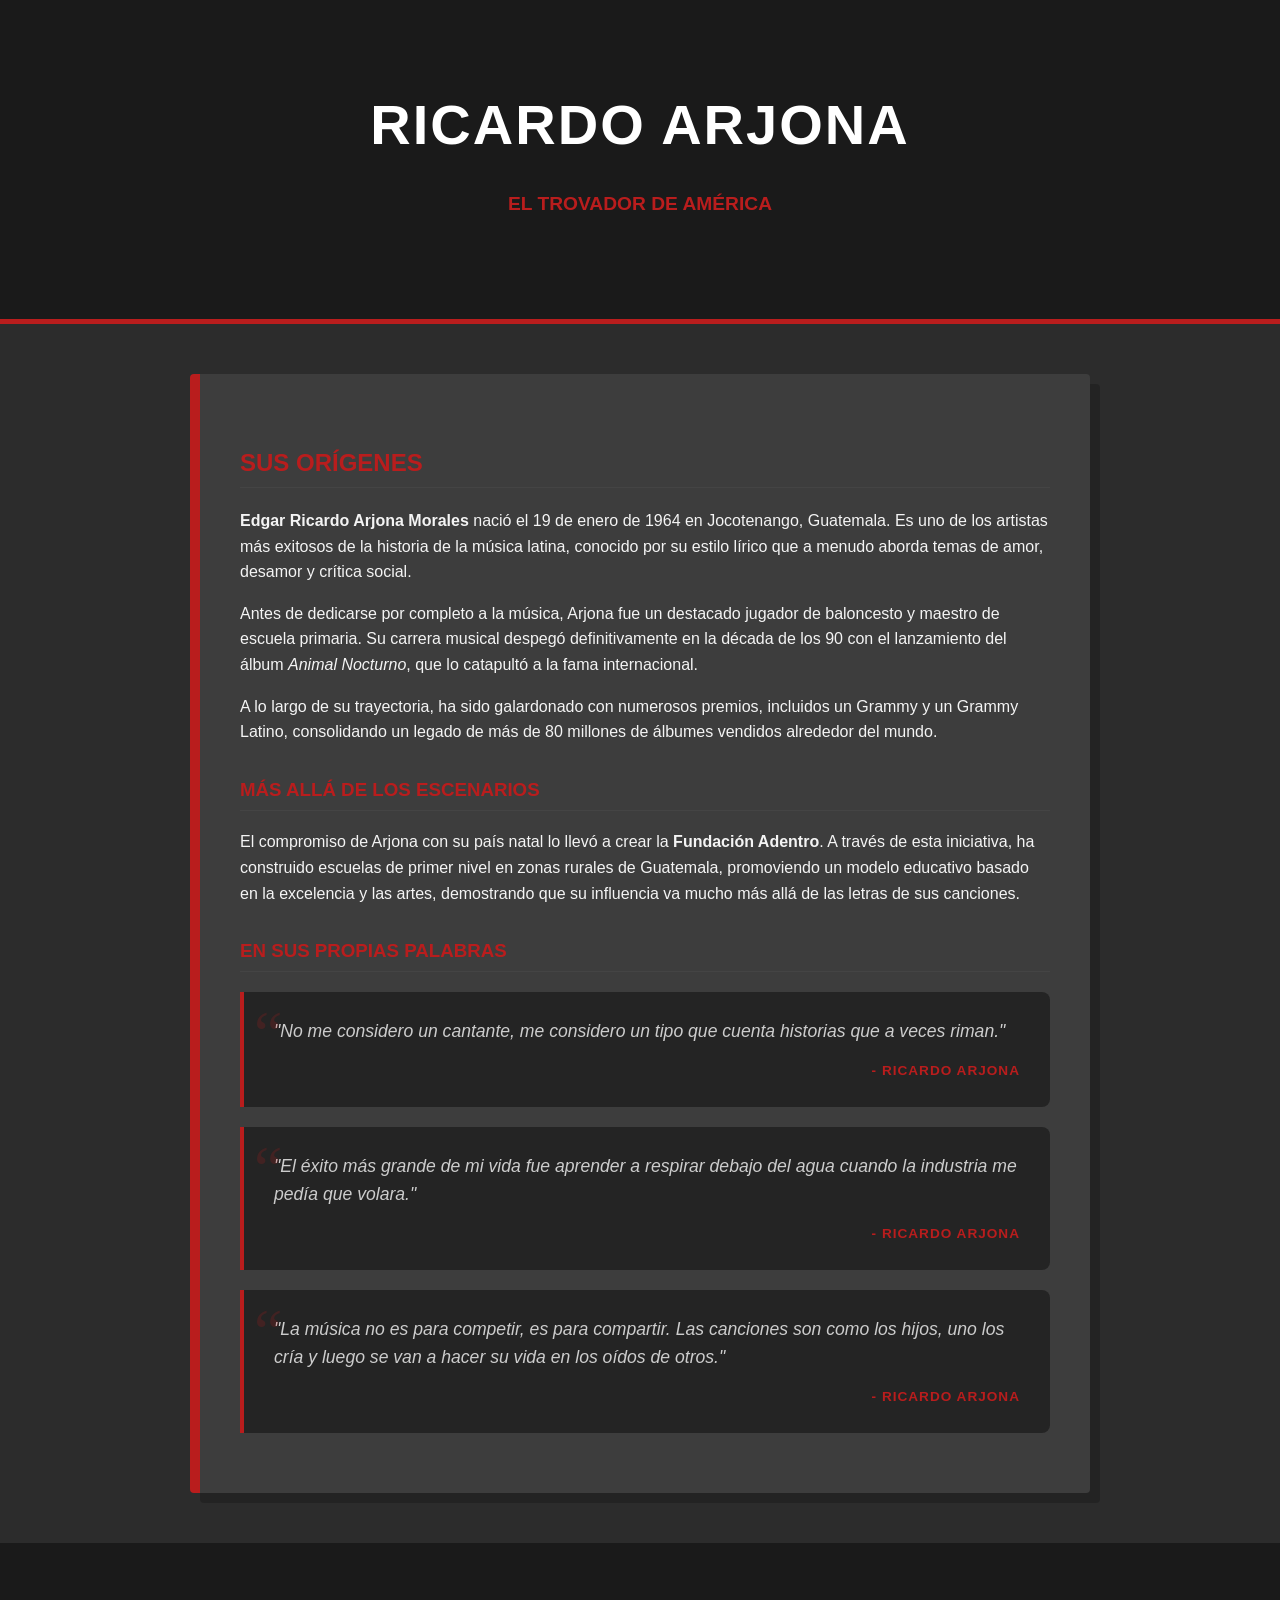
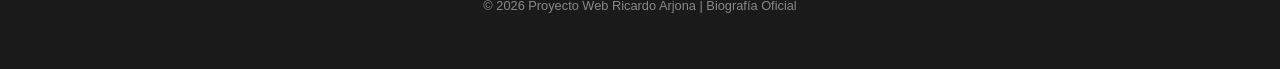
<file: biografia.html>
<!DOCTYPE html>
<html lang="es">
<head>
    <meta charset="UTF-8">
    <meta name="viewport" content="width=device-width, initial-scale=1.0">
    <title>Biografía | Ricardo Arjona</title>
    <style>
        /* =========================================
           ESTILOS MAESTROS
           ========================================= */
        body {
            font-family: 'Segoe UI', Tahoma, Geneva, Verdana, sans-serif;
            line-height: 1.6;
            margin: 0;
            padding: 0;
            background-color: #2c2c2c; 
            color: #f4f4f4; 
        }

        header {
            background-color: #1a1a1a; 
            color: #ffffff;
            padding: 80px 20px;
            text-align: center;
            border-bottom: 5px solid #b91d1d; 
        }

        header h1 {
            font-size: 3.5rem;
            letter-spacing: 2px;
            margin: 0;
            text-transform: uppercase;
        }

        header p {
            color: #b91d1d; 
            font-weight: bold;
            font-size: 1.2rem;
        }

        .container {
            max-width: 900px;
            margin: 50px auto;
            padding: 0 20px;
        }

        .bio-section {
            background-color: #3d3d3d; 
            padding: 40px;
            border-radius: 4px;
            border-left: 10px solid #b91d1d; 
            box-shadow: 10px 10px 0px rgba(0,0,0,0.2);
        }

        h2, h3 {
            color: #b91d1d; 
            text-transform: uppercase;
            margin-top: 30px;
            border-bottom: 1px solid #444;
            padding-bottom: 5px;
        }

        /* =========================================
           NUEVO DISEÑO PARA LAS CITAS
           ========================================= */
        .quote-box {
            background: #242424;
            margin: 20px 0;
            padding: 25px 30px;
            border-radius: 0 8px 8px 0;
            border-left: 4px solid #b91d1d;
            position: relative;
            transition: transform 0.3s ease;
        }

        .quote-box:hover {
            transform: translateX(10px);
            background: #1a1a1a;
        }

        .quote-box p {
            font-style: italic;
            font-size: 1.1rem;
            color: #cccccc;
            margin: 0;
        }

        /* Comillas gigantes de adorno */
        .quote-box::before {
            content: '\201C'; /* Código de comilla doble */
            font-family: Georgia, serif;
            font-size: 4rem;
            color: #b91d1d;
            position: absolute;
            top: 10px;
            left: 10px;
            opacity: 0.2;
            line-height: 1;
        }

        .quote-author {
            display: block;
            text-align: right;
            font-weight: bold;
            color: #b91d1d;
            margin-top: 15px;
            text-transform: uppercase;
            font-size: 0.85rem;
            letter-spacing: 1px;
        }

        footer {
            text-align: center;
            padding: 40px;
            font-size: 0.8rem;
            color: #888;
            background-color: #1a1a1a;
            margin-top: 50px;
        }
    </style>
</head>
<body>

    <header>
        <h1>Ricardo Arjona</h1>
        <p>EL TROVADOR DE AMÉRICA</p>
    </header>

    <main class="container">
        <article class="bio-section">
            <h2>Sus Orígenes</h2>
            <p>
                <strong>Edgar Ricardo Arjona Morales</strong> nació el 19 de enero de 1964 en Jocotenango, Guatemala. Es uno de los artistas más exitosos de la historia de la música latina, conocido por su estilo lírico que a menudo aborda temas de amor, desamor y crítica social.
            </p>
            <p>
                Antes de dedicarse por completo a la música, Arjona fue un destacado jugador de baloncesto y maestro de escuela primaria. Su carrera musical despegó definitivamente en la década de los 90 con el lanzamiento del álbum <em>Animal Nocturno</em>, que lo catapultó a la fama internacional.
            </p>
            <p>
                A lo largo de su trayectoria, ha sido galardonado con numerosos premios, incluidos un Grammy y un Grammy Latino, consolidando un legado de más de 80 millones de álbumes vendidos alrededor del mundo.
            </p>

            <!-- NUEVA SECCIÓN: LADO HUMANO -->
            <h3>Más Allá de los Escenarios</h3>
            <p>
                El compromiso de Arjona con su país natal lo llevó a crear la <strong>Fundación Adentro</strong>. A través de esta iniciativa, ha construido escuelas de primer nivel en zonas rurales de Guatemala, promoviendo un modelo educativo basado en la excelencia y las artes, demostrando que su influencia va mucho más allá de las letras de sus canciones.
            </p>

            <!-- NUEVA SECCIÓN: CITAS -->
            <h3>En Sus Propias Palabras</h3>
            
            <div class="quote-box">
                <p>"No me considero un cantante, me considero un tipo que cuenta historias que a veces riman."</p>
                <span class="quote-author">- Ricardo Arjona</span>
            </div>

            <div class="quote-box">
                <p>"El éxito más grande de mi vida fue aprender a respirar debajo del agua cuando la industria me pedía que volara."</p>
                <span class="quote-author">- Ricardo Arjona</span>
            </div>

            <div class="quote-box">
                <p>"La música no es para competir, es para compartir. Las canciones son como los hijos, uno los cría y luego se van a hacer su vida en los oídos de otros."</p>
                <span class="quote-author">- Ricardo Arjona</span>
            </div>

        </article>
    </main>

    <footer>
        <p>&copy; 2026 Proyecto Web Ricardo Arjona | Biografía Oficial</p>
    </footer>

</body>
</html>
</file>
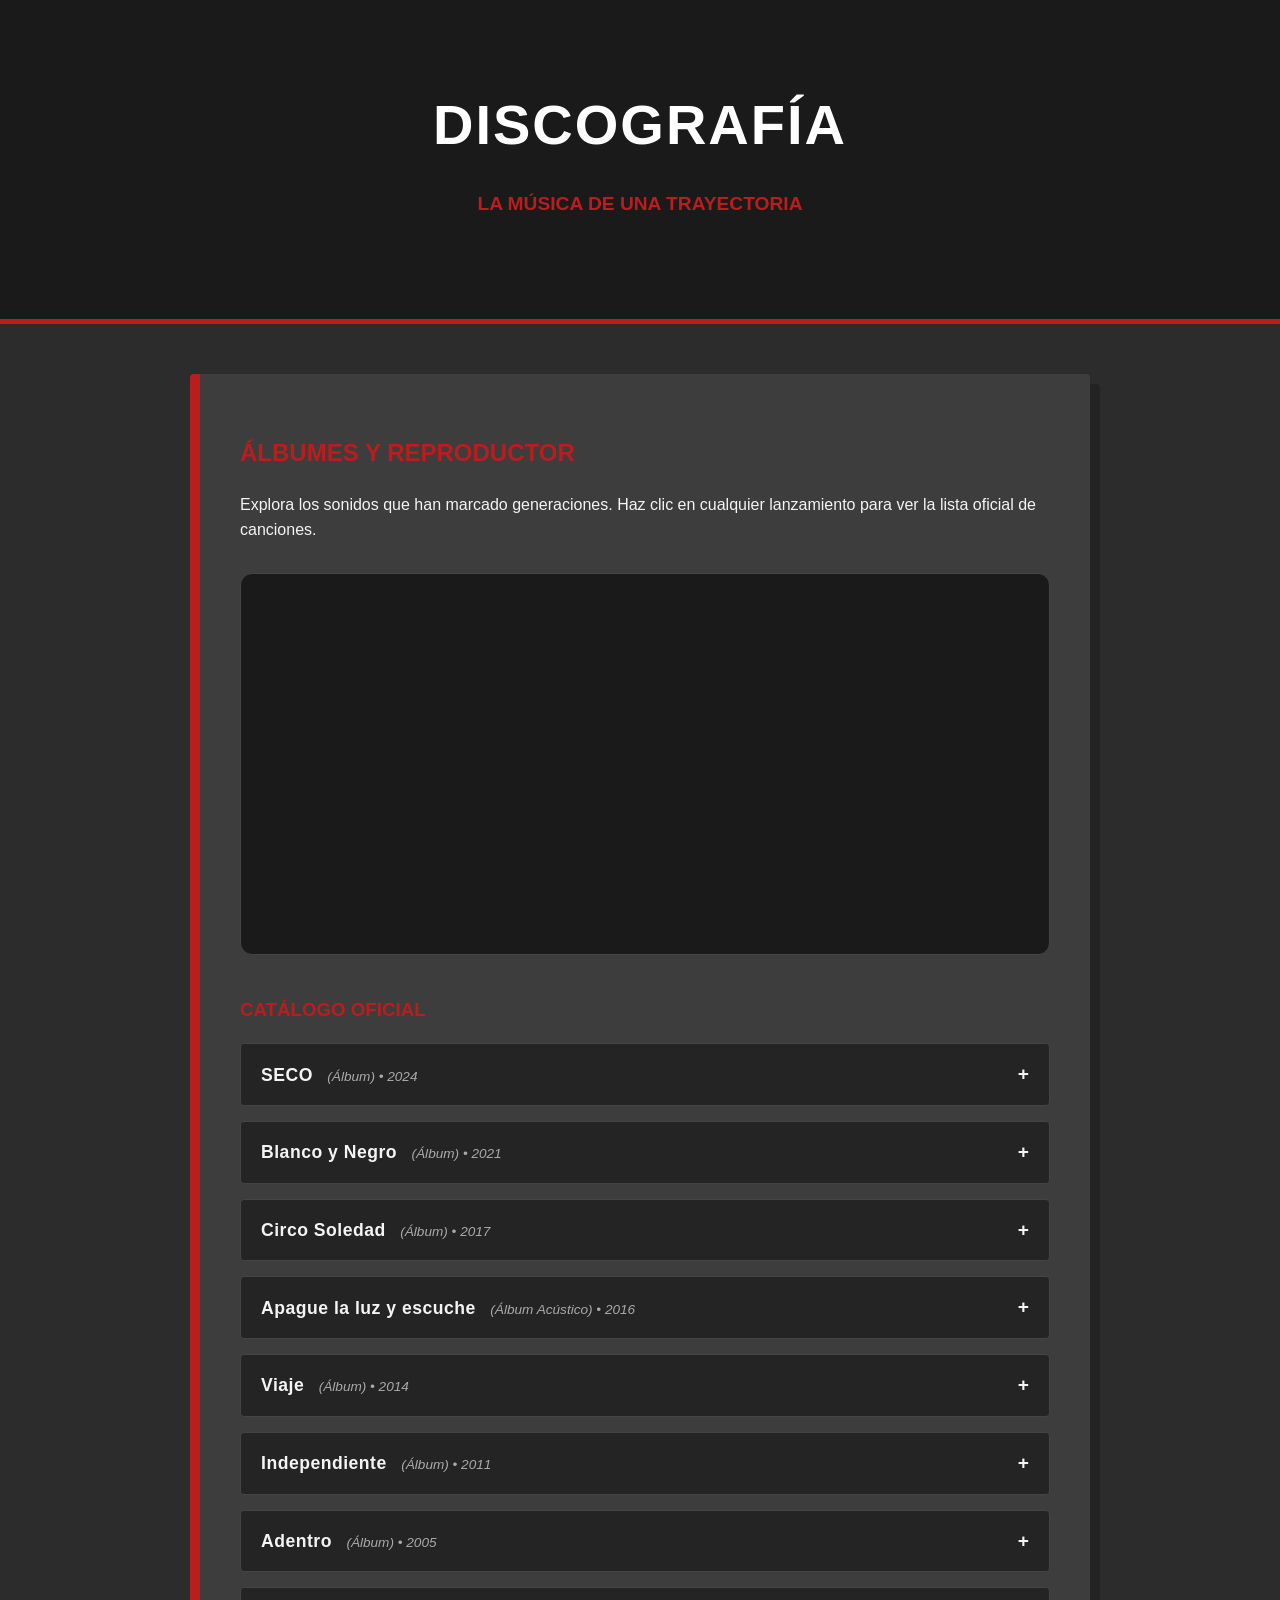
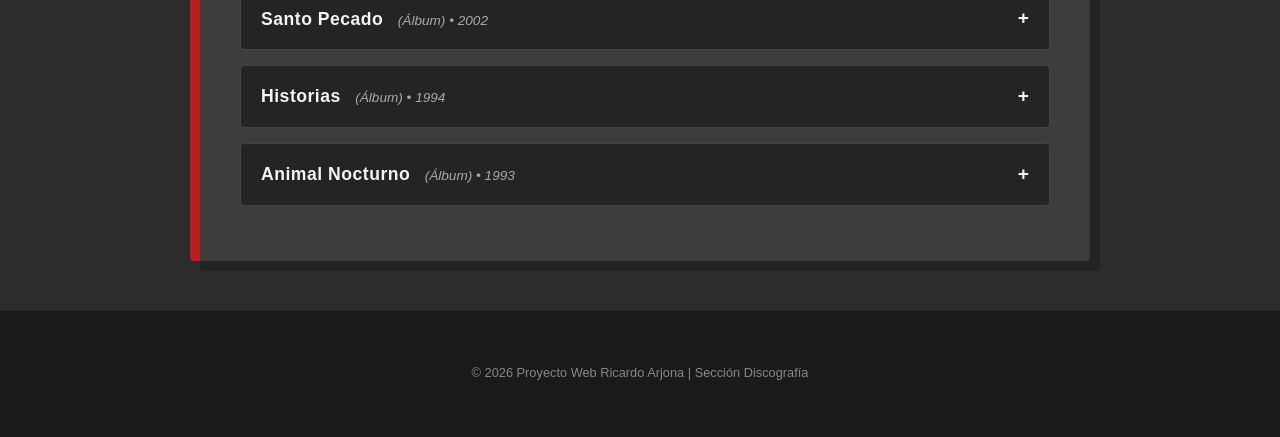
<file: discografia.html>
<!DOCTYPE html>
<html lang="es">
<head>
    <meta charset="UTF-8">
    <meta name="viewport" content="width=device-width, initial-scale=1.0">
    <title>Discografía | Ricardo Arjona</title>
    <style>
        body {
            font-family: 'Segoe UI', Tahoma, Geneva, Verdana, sans-serif;
            line-height: 1.6;
            margin: 0;
            padding: 0;
            background-color: #2c2c2c; 
            color: #f4f4f4; 
        }

        header {
            background-color: #1a1a1a; 
            color: #ffffff;
            padding: 80px 20px;
            text-align: center;
            border-bottom: 5px solid #b91d1d; 
        }

        header h1 {
            font-size: 3.5rem;
            letter-spacing: 2px;
            margin: 0;
            text-transform: uppercase;
        }

        header p {
            color: #b91d1d; 
            font-weight: bold;
            font-size: 1.2rem;
        }

        .container {
            max-width: 900px;
            margin: 50px auto;
            padding: 0 20px;
        }

        .bio-section {
            background-color: #3d3d3d; 
            padding: 40px;
            border-radius: 4px;
            border-left: 10px solid #b91d1d; 
            box-shadow: 10px 10px 0px rgba(0,0,0,0.2);
        }

        h2, h3 {
            color: #b91d1d; 
            text-transform: uppercase;
        }

        .player-container {
            margin-top: 30px;
            border: 1px solid #444;
            padding: 10px;
            background: #1a1a1a;
            border-radius: 12px;
        }

        .albums-container {
            margin-top: 40px;
        }

        .album-card {
            background: #242424;
            margin: 15px 0;
            border: 1px solid #444;
            border-radius: 4px;
            overflow: hidden;
            transition: all 0.3s ease;
        }

        .album-header {
            padding: 15px 20px;
            cursor: pointer;
            display: flex;
            justify-content: space-between;
            align-items: center;
            transition: background 0.3s ease;
        }

        .album-header:hover {
            background: #b91d1d; 
            color: #fff;
        }

        .album-info strong {
            font-size: 1.1rem;
            letter-spacing: 0.5px;
        }

        .album-meta {
            color: #aaaaaa;
            font-size: 0.85rem;
            margin-left: 10px;
            font-style: italic;
        }

        .album-header:hover .album-meta {
            color: #ffcccc; 
        }

        .toggle-icon {
            font-size: 1.2rem;
            font-weight: bold;
            transition: transform 0.3s ease;
        }

        .tracklist-container {
            display: none;
            background: #1a1a1a;
            padding: 20px;
            border-top: 1px solid #444;
        }

        .album-card.open .tracklist-container {
            display: block;
        }

        .album-card.open .toggle-icon {
            transform: rotate(45deg); 
            color: #b91d1d;
        }
        
        .album-card.open .album-header {
            border-bottom: 1px solid #444;
        }

        .tracklist-container ol {
            margin: 0;
            padding-left: 20px;
            color: #cccccc;
        }

        .tracklist-container li {
            padding: 8px 0;
            border-bottom: 1px dashed #333;
            transition: all 0.2s ease;
        }

        .tracklist-container li:last-child {
            border-bottom: none;
        }

        .tracklist-container li:hover {
            color: #ffffff;
            padding-left: 10px; 
            color: #b91d1d;
            font-weight: bold;
        }

        footer {
            text-align: center;
            padding: 40px;
            font-size: 0.8rem;
            color: #888;
            background-color: #1a1a1a;
        }
    </style>
</head>
<body>

    <header>
        <h1>Discografía</h1>
        <p>LA MÚSICA DE UNA TRAYECTORIA</p>
    </header>

    <main class="container">
        <section class="bio-section">
            <h2>Álbumes y Reproductor</h2>
            <p>Explora los sonidos que han marcado generaciones. Haz clic en cualquier lanzamiento para ver la lista oficial de canciones.</p>
            
            <div class="player-container">
                <iframe data-testid="embed-iframe" style="border-radius:12px" src="https://open.spotify.com/embed/artist/0h1zs4CTlU9D2QtgPxptUD?utm_source=generator" width="100%" height="352" frameBorder="0" allowfullscreen="" allow="autoplay; clipboard-write; encrypted-media; fullscreen; picture-in-picture" loading="lazy"></iframe>
            </div>

            <div class="albums-container">
                <h3>Catálogo Oficial</h3>

                <div class="album-card" onclick="toggleTracks(this)">
                    <div class="album-header">
                        <div class="album-info">
                            <strong>SECO</strong> <span class="album-meta">(Álbum) • 2024</span>
                        </div>
                        <span class="toggle-icon">+</span>
                    </div>
                    <div class="tracklist-container">
                        <ol>
                            <li>Despacio Que Hay Prisa</li>
                            <li>Nirvana</li>
                            <li>Todo Termina</li>
                            <li>Seco</li>
                            <li>El Que Olvida</li>
                            <li>Los Locos Cuerdos</li>
                        </ol>
                    </div>
                </div>

                <div class="album-card" onclick="toggleTracks(this)">
                    <div class="album-header">
                        <div class="album-info">
                            <strong>Blanco y Negro</strong> <span class="album-meta">(Álbum) • 2021</span>
                        </div>
                        <span class="toggle-icon">+</span>
                    </div>
                    <div class="tracklist-container">
                        <ol>
                            <li>Morir Por Vivir</li>
                            <li>El Amor Que Me Tenía</li>
                            <li>Blues de la Notoriedad</li>
                            <li>El Invisible</li>
                            <li>Hongos</li>
                            <li>Batichica</li>
                            <li>Hacer Patria</li>
                            <li>Tu Retrato</li>
                        </ol>
                    </div>
                </div>

                <div class="album-card" onclick="toggleTracks(this)">
                    <div class="album-header">
                        <div class="album-info">
                            <strong>Circo Soledad</strong> <span class="album-meta">(Álbum) • 2017</span>
                        </div>
                        <span class="toggle-icon">+</span>
                    </div>
                    <div class="tracklist-container">
                        <ol>
                            <li>Ella</li>
                            <li>El Que Olvida</li>
                            <li>Señorita</li>
                            <li>Remiendo Al Corazón</li>
                            <li>Porque Puedo</li>
                            <li>Hasta Que La Muerte Los Separe</li>
                            <li>Vivir</li>
                            <li>Circo Soledad</li>
                        </ol>
                    </div>
                </div>

                <div class="album-card" onclick="toggleTracks(this)">
                    <div class="album-header">
                        <div class="album-info">
                            <strong>Apague la luz y escuche</strong> <span class="album-meta">(Álbum Acústico) • 2016</span>
                        </div>
                        <span class="toggle-icon">+</span>
                    </div>
                    <div class="tracklist-container">
                        <ol>
                            <li>Adiós Melancolía (Acústico)</li>
                            <li>Te Acuerdas de Mí (Acústico)</li>
                            <li>Acontecimiento (Acústico)</li>
                            <li>Nada Es Como Tú</li>
                            <li>Asignatura Pendiente (Acústico)</li>
                            <li>De Vez en Mes (Acústico)</li>
                        </ol>
                    </div>
                </div>

                <div class="album-card" onclick="toggleTracks(this)">
                    <div class="album-header">
                        <div class="album-info">
                            <strong>Viaje</strong> <span class="album-meta">(Álbum) • 2014</span>
                        </div>
                        <span class="toggle-icon">+</span>
                    </div>
                    <div class="tracklist-container">
                        <ol>
                            <li>Apnea</li>
                            <li>Lo Poco Que Tengo</li>
                            <li>Cavernícolas</li>
                            <li>Nube De Luz</li>
                            <li>Viaje</li>
                            <li>Soldado Raso</li>
                            <li>Vives Para Morir</li>
                            <li>Tu Fantasma</li>
                        </ol>
                    </div>
                </div>

                <div class="album-card" onclick="toggleTracks(this)">
                    <div class="album-header">
                        <div class="album-info">
                            <strong>Independiente</strong> <span class="album-meta">(Álbum) • 2011</span>
                        </div>
                        <span class="toggle-icon">+</span>
                    </div>
                    <div class="tracklist-container">
                        <ol>
                            <li>Lo Que Está Bien Está Mal</li>
                            <li>El Amor</li>
                            <li>Te Juro</li>
                            <li>Fuiste Tú (feat. Gaby Moreno)</li>
                            <li>Te Quiero</li>
                            <li>Si Tu No Existieras</li>
                            <li>Reconciliación</li>
                            <li>Se Fue</li>
                        </ol>
                    </div>
                </div>

                <div class="album-card" onclick="toggleTracks(this)">
                    <div class="album-header">
                        <div class="album-info">
                            <strong>Adentro</strong> <span class="album-meta">(Álbum) • 2005</span>
                        </div>
                        <span class="toggle-icon">+</span>
                    </div>
                    <div class="tracklist-container">
                        <ol>
                            <li>Para Bien O Para Mal</li>
                            <li>De Vez En Mes</li>
                            <li>Pingüinos En La Cama</li>
                            <li>Iluso</li>
                            <li>Acompáñame A Estar Solo</li>
                            <li>No Me Importa Nada</li>
                            <li>Mojado (feat. Intocable)</li>
                            <li>A Ti</li>
                        </ol>
                    </div>
                </div>

                <div class="album-card" onclick="toggleTracks(this)">
                    <div class="album-header">
                        <div class="album-info">
                            <strong>Santo Pecado</strong> <span class="album-meta">(Álbum) • 2002</span>
                        </div>
                        <span class="toggle-icon">+</span>
                    </div>
                    <div class="tracklist-container">
                        <ol>
                            <li>El Problema</li>
                            <li>Dame</li>
                            <li>Quesos, Cosas, Casas</li>
                            <li>Minutos</li>
                            <li>Vivir Sin Ti Es Posible</li>
                            <li>Santo Pecado</li>
                            <li>Mujer De Lujo</li>
                            <li>Señor Juez</li>
                        </ol>
                    </div>
                </div>

                <div class="album-card" onclick="toggleTracks(this)">
                    <div class="album-header">
                        <div class="album-info">
                            <strong>Historias</strong> <span class="album-meta">(Álbum) • 1994</span>
                        </div>
                        <span class="toggle-icon">+</span>
                    </div>
                    <div class="tracklist-container">
                        <ol>
                            <li>Si Yo Fuera</li>
                            <li>Señora De Las Cuatro Décadas</li>
                            <li>Casa De Locos</li>
                            <li>Historia De Taxi</li>
                            <li>La Noche Te Trae Sorpresas</li>
                            <li>Te Conozco</li>
                            <li>Realmente No Estoy Tan Solo</li>
                        </ol>
                    </div>
                </div>

                <div class="album-card" onclick="toggleTracks(this)">
                    <div class="album-header">
                        <div class="album-info">
                            <strong>Animal Nocturno</strong> <span class="album-meta">(Álbum) • 1993</span>
                        </div>
                        <span class="toggle-icon">+</span>
                    </div>
                    <div class="tracklist-container">
                        <ol>
                            <li>Libre</li>
                            <li>Primera Vez</li>
                            <li>Mujeres</li>
                            <li>Tiempo En Una Botella</li>
                            <li>Como Olvidarte</li>
                            <li>Baila Conmigo</li>
                            <li>Animal Nocturno</li>
                            <li>Jesús, Verbo No Sustantivo</li>
                        </ol>
                    </div>
                </div>

            </div>
        </section>
    </main>

    <footer>
        <p>© 2026 Proyecto Web Ricardo Arjona | Sección Discografía</p>
    </footer>

    <script>
        function toggleTracks(elementoClickeado) {
            const estaAbierto = elementoClickeado.classList.contains('open');

            document.querySelectorAll('.album-card').forEach(card => {
                card.classList.remove('open');
            });

            if (!estaAbierto) {
                elementoClickeado.classList.add('open');
            }
        }
    </script>
</body>
</html>
</file>
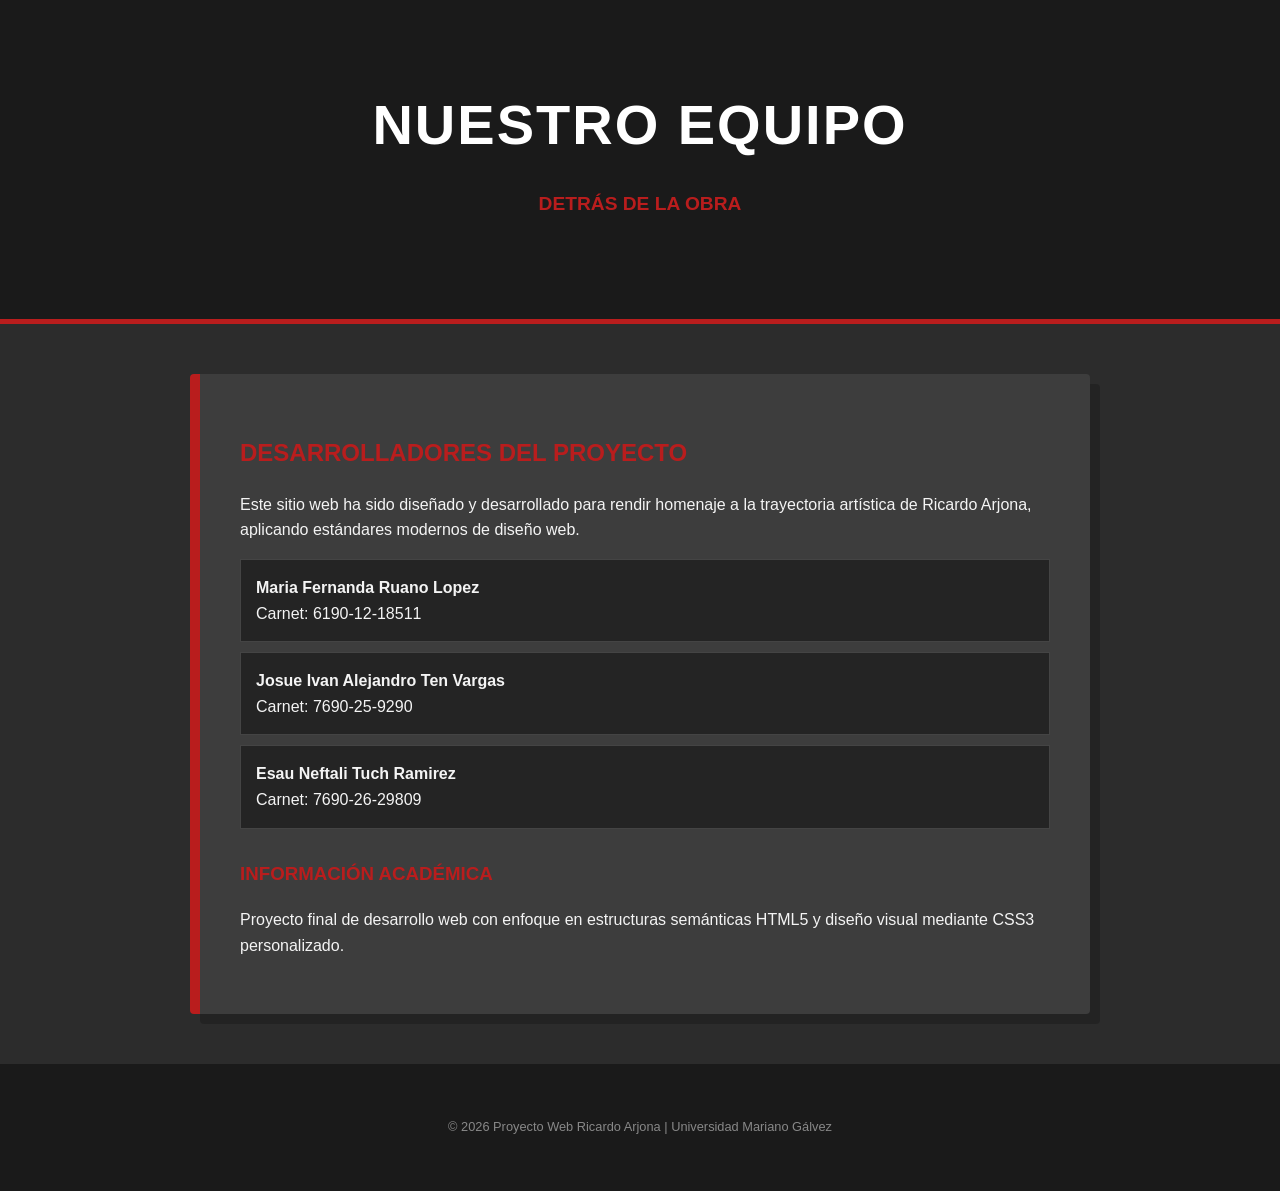
<file: equipo.html>
<!DOCTYPE html>
<html lang="es">
<head>
    <meta charset="UTF-8">
    <meta name="viewport" content="width=device-width, initial-scale=1.0">
    <title>Equipo | Ricardo Arjona Project</title>
    <style>
        /* Manteniendo el codigo CSS */
        body {
            font-family: 'Segoe UI', Tahoma, Geneva, Verdana, sans-serif;
            line-height: 1.6;
            margin: 0;
            padding: 0;
            background-color: #2c2c2c; 
            color: #f4f4f4; 
        }

        header {
            background-color: #1a1a1a; 
            color: #ffffff;
            padding: 80px 20px;
            text-align: center;
            border-bottom: 5px solid #b91d1d; 
        }

        header h1 {
            font-size: 3.5rem;
            letter-spacing: 2px;
            margin: 0;
            text-transform: uppercase;
        }

        header p {
            color: #b91d1d; 
            font-weight: bold;
            font-size: 1.2rem;
        }

        .container {
            max-width: 900px;
            margin: 50px auto;
            padding: 0 20px;
        }

        .bio-section {
            background-color: #3d3d3d; 
            padding: 40px;
            border-radius: 4px;
            border-left: 10px solid #b91d1d; 
            box-shadow: 10px 10px 0px rgba(0,0,0,0.2);
        }

        h2, h3 {
            color: #b91d1d; 
            text-transform: uppercase;
        }

        .albums ul {
            list-style: none;
            padding: 0;
        }

        .albums li {
            background: #242424;
            margin: 10px 0;
            padding: 15px;
            border: 1px solid #444;
            transition: all 0.3s ease;
        }

        .albums li:hover {
            background: #b91d1d; 
            color: #fff;
            transform: scale(1.02);
            cursor: default;
        }

        footer {
            text-align: center;
            padding: 40px;
            font-size: 0.8rem;
            color: #888;
            background-color: #1a1a1a;
        }
    </style>
</head>
<body>

    <header>
        <h1>Nuestro Equipo</h1>
        <p>DETRÁS DE LA OBRA</p>
    </header>

    <main class="container">
        <section class="bio-section">
            <h2>Desarrolladores del Proyecto</h2>
            <p>Este sitio web ha sido diseñado y desarrollado para rendir homenaje a la trayectoria artística de Ricardo Arjona, aplicando estándares modernos de diseño web.</p>
            
            <div class="albums">
                <ul>
                    <li>
                        <strong>Maria Fernanda Ruano Lopez</strong><br>
                        Carnet: 6190-12-18511
                    </li>
                    <li>
                        <strong>Josue Ivan Alejandro Ten Vargas</strong><br>
                        Carnet: 7690-25-9290
                    </li>
                    <li>
                        <strong>Esau Neftali Tuch Ramirez</strong><br>
                        Carnet: 7690-26-29809
                    </li>
                </ul>
            </div>

            <h3 style="margin-top: 30px;">Información Académica</h3>
            <p>Proyecto final de desarrollo web con enfoque en estructuras semánticas HTML5 y diseño visual mediante CSS3 personalizado.</p>
        </section>
    </main>

    <footer>
        <p>© 2026 Proyecto Web Ricardo Arjona | Universidad Mariano Gálvez</p>
    </footer>

</body>
</html>
</file>
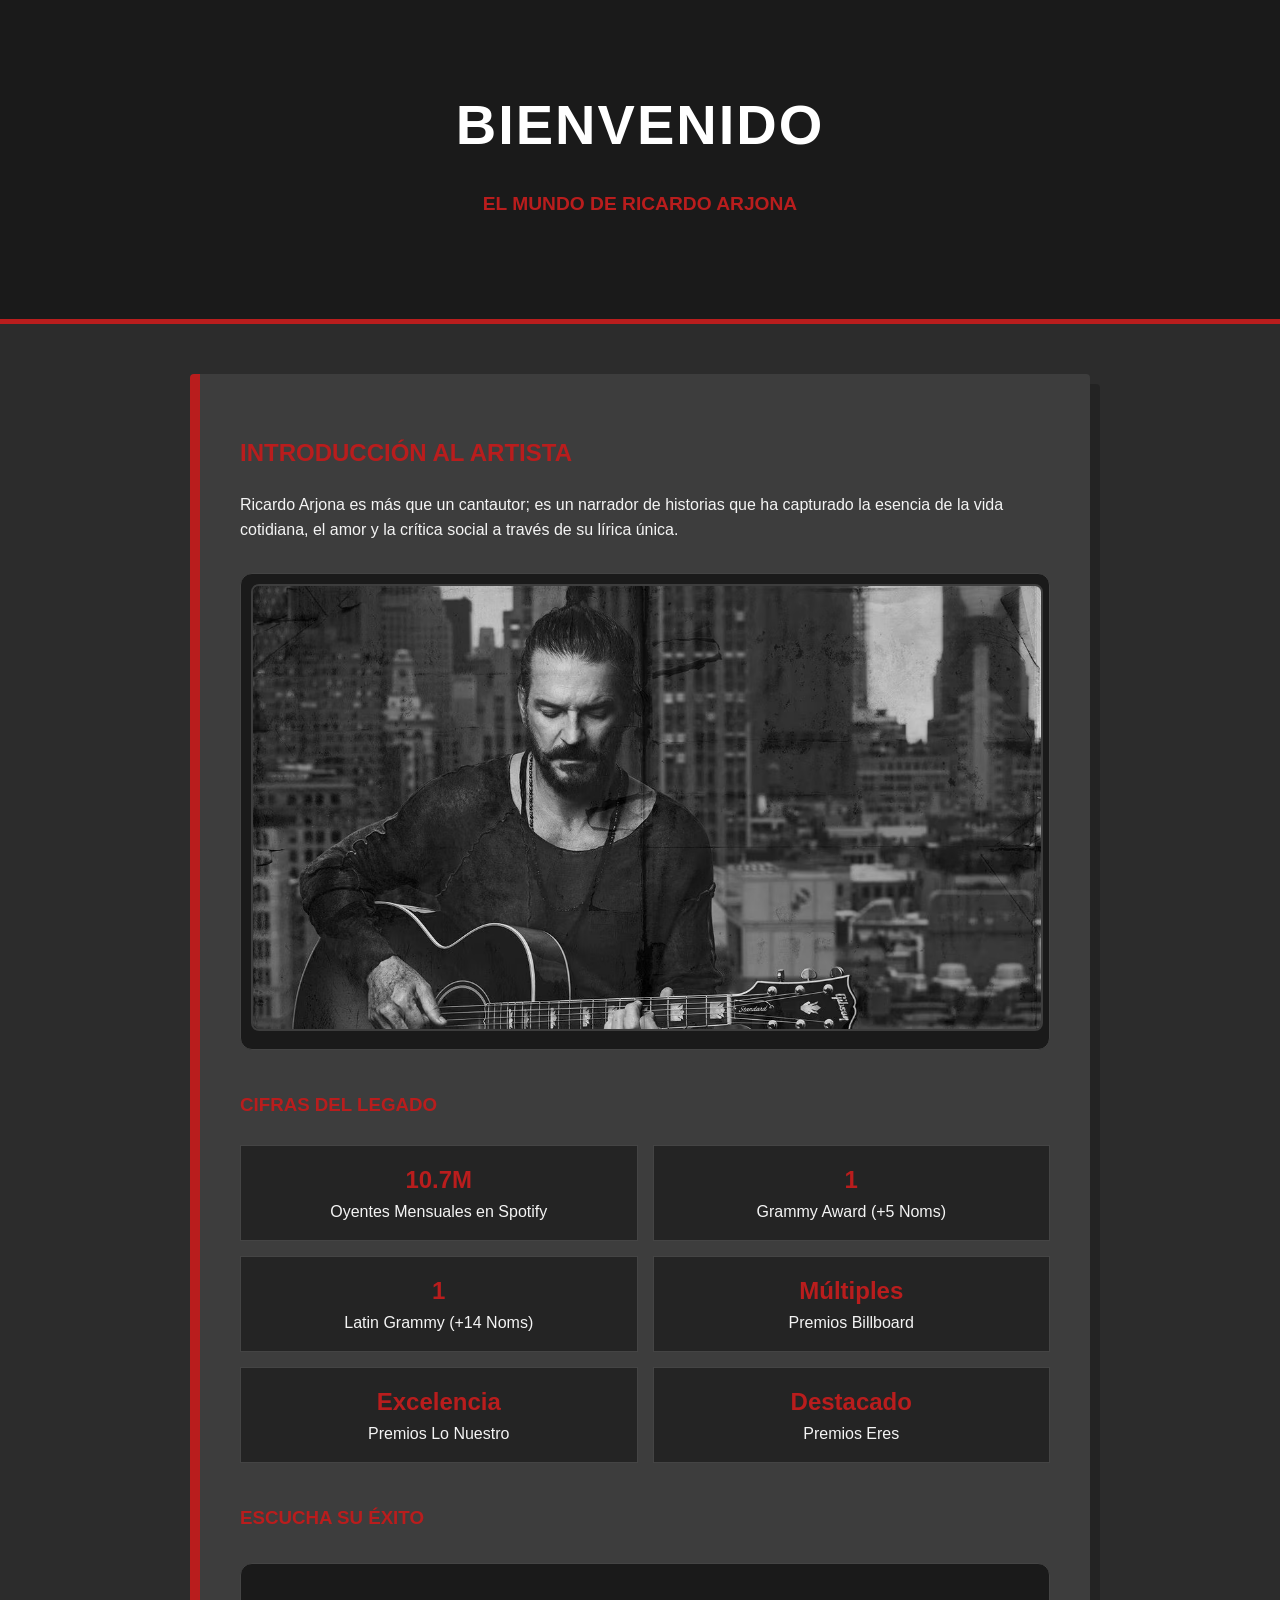
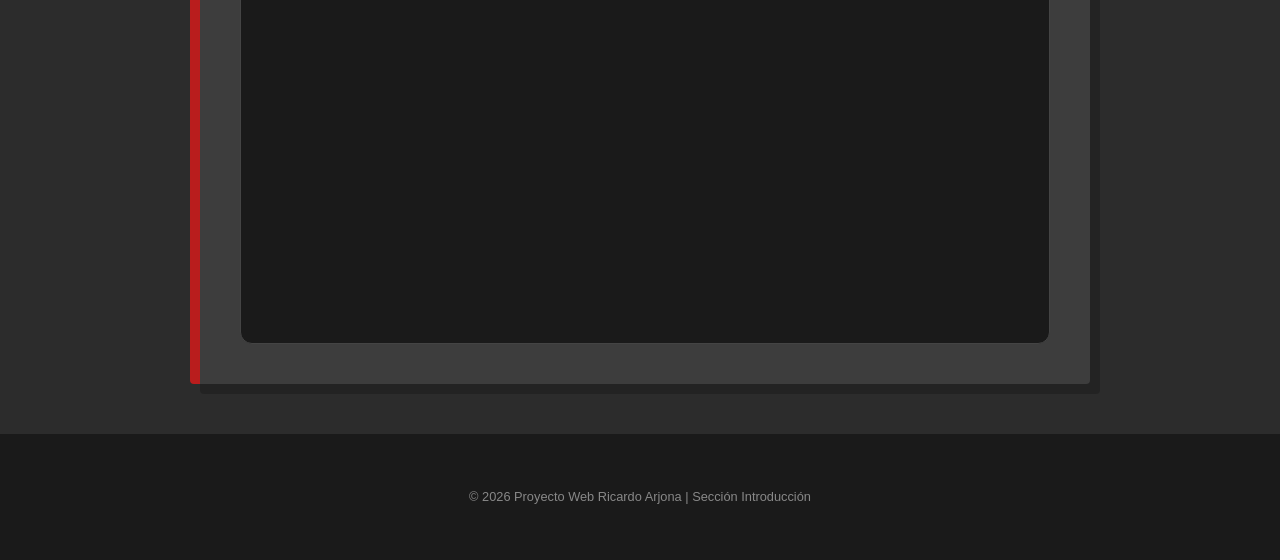
<file: introduccion.html>
<!DOCTYPE html>
<html lang="es">
<head>
    <meta charset="UTF-8">
    <meta name="viewport" content="width=device-width, initial-scale=1.0">
    <title>Introducción | Ricardo Arjona</title>
    <style>
        /* Manteniendo el codigo CSS */
        body {
            font-family: 'Segoe UI', Tahoma, Geneva, Verdana, sans-serif;
            line-height: 1.6;
            margin: 0;
            padding: 0;
            background-color: #2c2c2c; 
            color: #f4f4f4; 
        }

        header {
            background-color: #1a1a1a; 
            color: #ffffff;
            padding: 80px 20px;
            text-align: center;
            border-bottom: 5px solid #b91d1d; 
        }

        header h1 {
            font-size: 3.5rem;
            letter-spacing: 2px;
            margin: 0;
            text-transform: uppercase;
        }

        header p {
            color: #b91d1d; 
            font-weight: bold;
            font-size: 1.2rem;
        }

        .container {
            max-width: 900px;
            margin: 50px auto;
            padding: 0 20px;
        }

        .bio-section {
            background-color: #3d3d3d; 
            padding: 40px;
            border-radius: 4px;
            border-left: 10px solid #b91d1d; 
            box-shadow: 10px 10px 0px rgba(0,0,0,0.2);
        }

        h2, h3 {
            color: #b91d1d; 
            text-transform: uppercase;
        }

        /* Estilo para las tarjetas de estadisticas */
        .stats-list {
            list-style: none;
            padding: 0;
            display: grid;
            grid-template-columns: 1fr 1fr;
            gap: 15px;
            margin-top: 25px;
        }

        .stats-list li {
            background: #242424;
            padding: 15px;
            border: 1px solid #444;
            text-align: center;
            transition: all 0.3s ease;
        }

        .stats-list li:hover {
            background: #b91d1d; 
            color: #fff;
            transform: scale(1.02);
        }

        .stats-list strong {
            display: block;
            font-size: 1.5rem;
            color: #b91d1d;
        }

        .stats-list li:hover strong {
            color: #fff;
        }

        /* Contenedor para la foto similar al player */
        .image-container {
            margin-top: 30px;
            border: 1px solid #444;
            padding: 10px;
            background: #1a1a1a;
            border-radius: 12px;
            text-align: center;
        }

        .image-container img {
            max-width: 100%;
            border-radius: 8px;
            border: 2px solid #3d3d3d;
        }

        footer {
            text-align: center;
            padding: 40px;
            font-size: 0.8rem;
            color: #888;
            background-color: #1a1a1a;
        }
    </style>
</head>
<body>

    <header>
        <h1>Bienvenido</h1>
        <p>EL MUNDO DE RICARDO ARJONA</p>
    </header>

    <main class="container">
        <section class="bio-section">
            <h2>Introducción al Artista</h2>
            <p>Ricardo Arjona es más que un cantautor; es un narrador de historias que ha capturado la esencia de la vida cotidiana, el amor y la crítica social a través de su lírica única.</p>
            
            <div class="image-container">
                <img src="arjona-intro.png" alt="Ricardo Arjona">
            </div>

            <div style="margin-top: 40px;">
                <h3>Cifras del Legado</h3>
                <ul class="stats-list">
                    <li>
                        <strong>10.7M</strong>
                        Oyentes Mensuales en Spotify
                    </li>
                    <li>
                        <strong>1</strong>
                        Grammy Award (+5 Noms)
                    </li>
                    <li>
                        <strong>1</strong>
                        Latin Grammy (+14 Noms)
                    </li>
                    <li>
                        <strong>Múltiples</strong>
                        Premios Billboard
                    </li>
                    <li>
                        <strong>Excelencia</strong>
                        Premios Lo Nuestro
                    </li>
                    <li>
                        <strong>Destacado</strong>
                        Premios Eres
                    </li>
                </ul>
            </div>

            <div style="margin-top: 40px;">
                <h3>Escucha su Éxito</h3>
                <div class="image-container" style="background: #1a1a1a;">
                    <iframe data-testid="embed-iframe" style="border-radius:12px" src="https://open.spotify.com/embed/track/7J6IYudWsxHy3stN5aMKSN?utm_source=generator&theme=0" width="100%" height="352" frameBorder="0" allowfullscreen="" allow="autoplay; clipboard-write; encrypted-media; fullscreen; picture-in-picture" loading="lazy"></iframe>
                </div>
            </div>
        </section>
    </main>

    <footer>
        <p>&copy; 2026 Proyecto Web Ricardo Arjona | Sección Introducción</p>
    </footer>

</body>
</html>
</file>
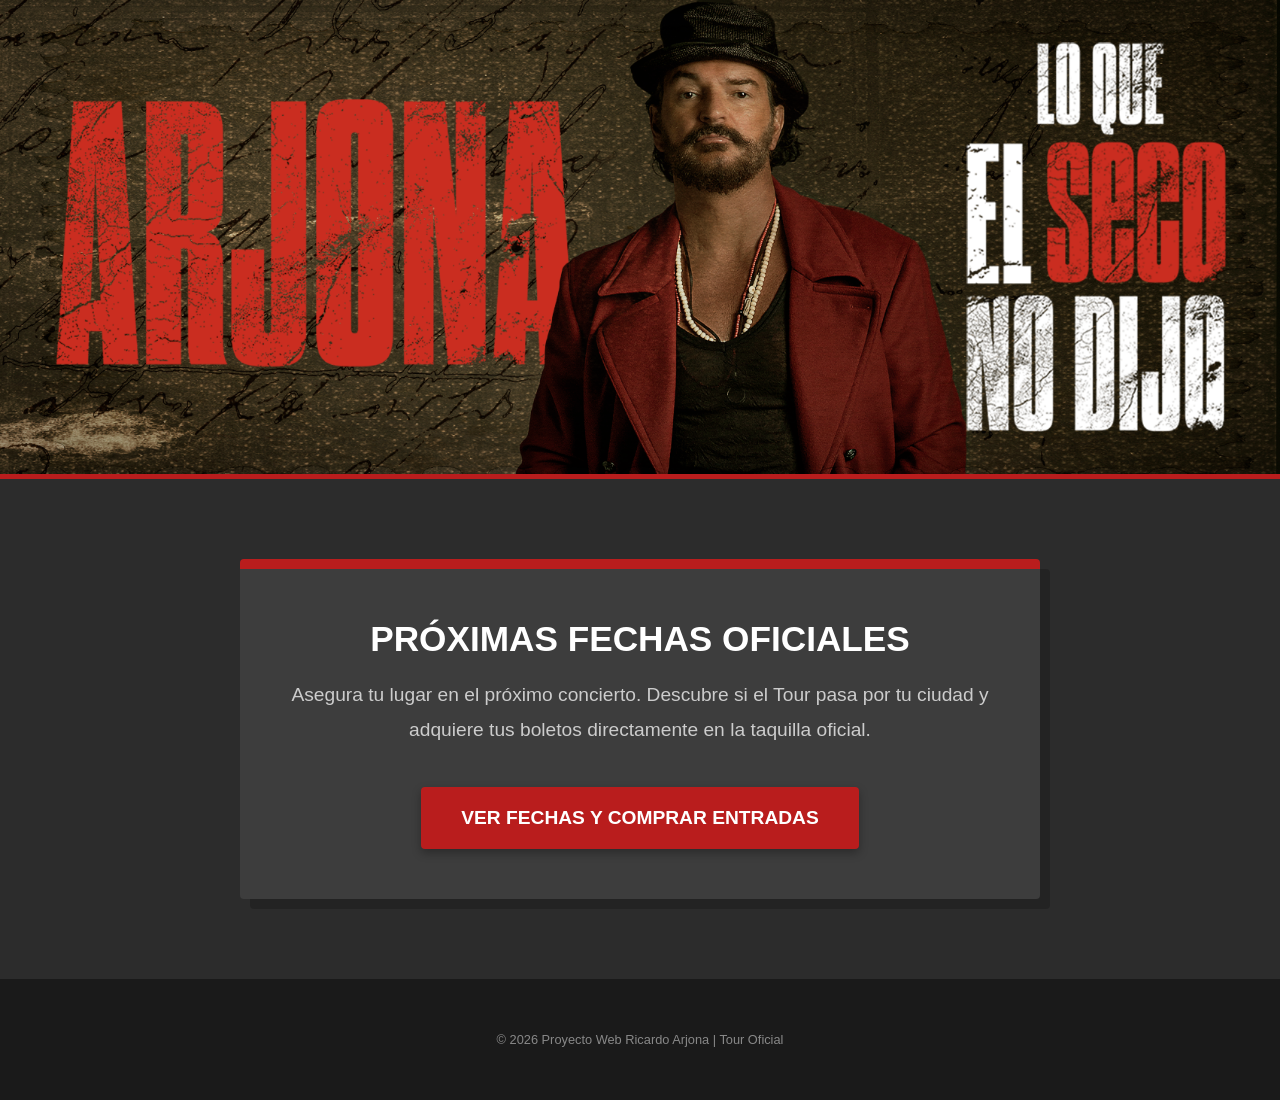
<file: tour.html>
<!DOCTYPE html>
<html lang="es">
<head>
    <meta charset="UTF-8">
    <meta name="viewport" content="width=device-width, initial-scale=1.0">
    <title>Tour | Ricardo Arjona</title>
    <style>
        body {
            font-family: 'Segoe UI', Tahoma, Geneva, Verdana, sans-serif;
            margin: 0;
            padding: 0;
            background-color: #2c2c2c; 
            color: #f4f4f4; 
        }

        /* FOTO DE CABECERA (Sin recortes) */
        .tour-header-img {
            width: 100%;
            height: auto; 
            display: block; 
            border-bottom: 5px solid #b91d1d;
        }

        .container {
            max-width: 800px;
            margin: 60px auto;
            padding: 20px;
            text-align: center; /* Centramos el texto para este nuevo diseño */
        }

        .tour-info-box {
            background-color: #3d3d3d;
            padding: 50px 30px;
            border-radius: 4px;
            border-top: 10px solid #b91d1d;
            box-shadow: 10px 10px 0px rgba(0,0,0,0.2);
        }

        .tour-info-box h2 {
            color: #ffffff;
            text-transform: uppercase;
            font-size: 2.2rem;
            margin-top: 0;
            margin-bottom: 15px;
        }

        .tour-info-box p {
            font-size: 1.2rem;
            color: #cccccc;
            margin-bottom: 40px;
            line-height: 1.8;
        }

        .btn-container {
            margin-top: 20px;
        }

        .btn-comprar {
            background-color: #b91d1d;
            color: white;
            padding: 20px 40px;
            text-decoration: none;
            font-weight: bold;
            font-size: 1.2rem;
            text-transform: uppercase;
            border-radius: 4px;
            transition: all 0.3s ease;
            display: inline-block;
            box-shadow: 0 4px 10px rgba(0,0,0,0.3);
        }

        .btn-comprar:hover {
            background-color: #e62424;
            transform: scale(1.05);
            box-shadow: 0 6px 15px rgba(185, 29, 29, 0.5);
        }

        footer {
            text-align: center;
            padding: 40px;
            font-size: 0.8rem;
            color: #888;
            background-color: #1a1a1a;
            margin-top: 50px;
        }
    </style>
</head>
<body>

    <!-- Imagen superior con altura automática para evitar cortes -->
    <img src="RICARDO-ARJONA-TOUR.png" alt="Ricardo Arjona - Tour" class="tour-header-img">

    <main class="container">
        <div class="tour-info-box">
            <h2>Próximas Fechas Oficiales</h2>
            <p>Asegura tu lugar en el próximo concierto. Descubre si el Tour pasa por tu ciudad y adquiere tus boletos directamente en la taquilla oficial.</p>

            <div class="btn-container">
                <a href="https://ricardoarjona.com/tour/" target="_blank" class="btn-comprar">Ver Fechas y Comprar Entradas</a>
            </div>
        </div>
    </main>

    <footer>
        <p>&copy; 2026 Proyecto Web Ricardo Arjona | Tour Oficial</p>
    </footer>

</body>
</html>
</file>
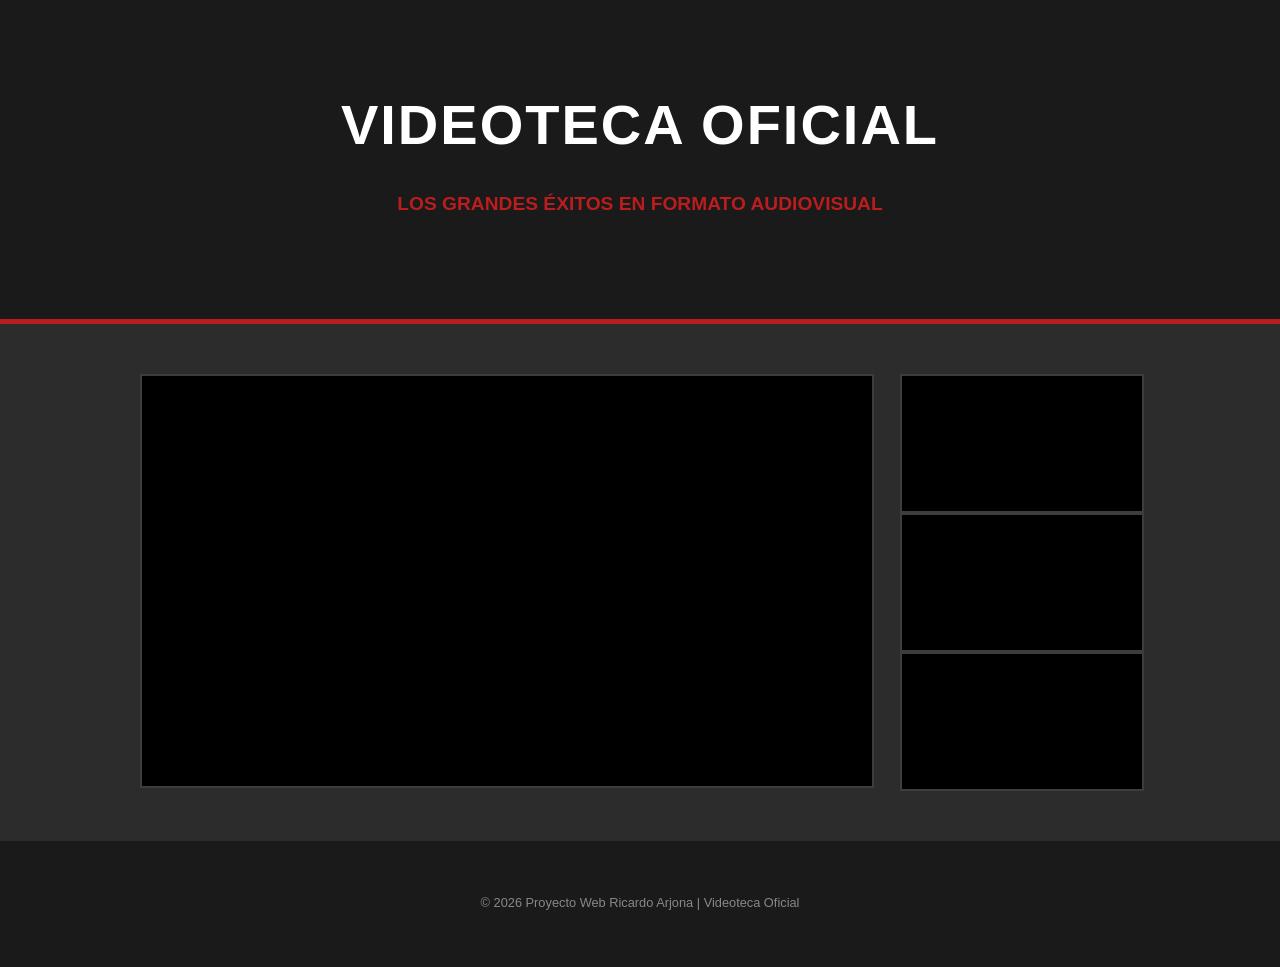
<file: videos.html>
<!DOCTYPE html>
<html lang="es">
<head>
    <meta charset="UTF-8">
    <meta name="viewport" content="width=device-width, initial-scale=1.0">
    <title>Videoteca | Ricardo Arjona</title>
    <style>
        /* =========================================
           ESTILOS MAESTROS
           ========================================= */
        body {
            font-family: 'Segoe UI', Tahoma, Geneva, Verdana, sans-serif;
            line-height: 1.6;
            margin: 0;
            padding: 0;
            background-color: #2c2c2c; 
            color: #f4f4f4; 
        }

        header {
            background-color: #1a1a1a; 
            color: #ffffff;
            padding: 80px 20px;
            text-align: center;
            border-bottom: 5px solid #b91d1d; 
        }

        header h1 {
            font-size: 3.5rem;
            letter-spacing: 2px;
            margin: 0;
            text-transform: uppercase;
        }

        header p {
            color: #b91d1d; 
            font-weight: bold;
            font-size: 1.2rem;
        }

        .container {
            max-width: 1000px; 
            margin: 50px auto;
            padding: 0 20px;
        }

        /* =========================================
           GRID DE VIDEOS
           ========================================= */
        .contenedor-videoteca {
            display: grid;
            grid-template-columns: 73% 24%; 
            justify-content: space-between;
        }

        .video-box {
            position: relative;
            width: 100%;
            aspect-ratio: 16 / 9; 
            background-color: #000;
            border: 2px solid #3d3d3d;
            transition: all 0.3s ease;
        }

        /* Efecto hover general */
        .video-box:hover {
            border-color: #b91d1d;
            transform: scale(1.01);
            box-shadow: 0 5px 15px rgba(185, 29, 29, 0.3);
            z-index: 2;
        }

        .video-box iframe {
            position: absolute;
            top: 0;
            left: 0;
            width: 100%;
            height: 100%;
        }

        .columna-derecha {
            display: flex;
            flex-direction: column;
            justify-content: space-between; 
            height: 100%; 
        }

        /* =========================================
           NUEVO: CAPA INVISIBLE PARA CLICS
           ========================================= */
        .capa-clic {
            position: absolute;
            top: 0;
            left: 0;
            width: 100%;
            height: 100%;
            z-index: 10; /* Se pone por encima del iframe */
            cursor: pointer; /* Cambia el mouse a una manita para indicar que es un botón */
            background-color: rgba(0, 0, 0, 0); /* Totalmente transparente */
            transition: background-color 0.3s;
        }

        /* Oscurecemos un poquito el video pequeño al pasar el mouse para que invite a hacer clic */
        .video-box:hover .capa-clic {
            background-color: rgba(0, 0, 0, 0.2);
        }

        @media (max-width: 800px) {
            .contenedor-videoteca {
                grid-template-columns: 1fr;
                gap: 20px;
            }
            .columna-derecha {
                gap: 20px;
            }
        }

        footer {
            text-align: center;
            padding: 40px;
            font-size: 0.8rem;
            color: #888;
            background-color: #1a1a1a;
            margin-top: 50px;
        }
    </style>
</head>
<body>

    <header>
        <h1>Videoteca Oficial</h1>
        <p>LOS GRANDES ÉXITOS EN FORMATO AUDIOVISUAL</p>
    </header>

    <main class="container">
        <div class="contenedor-videoteca">
            
            <div class="video-box">
                <iframe id="videoPrincipal" src="https://www.youtube.com/embed/Eecg_IkYwWg?si=p-TYe-XKh1vG6T7-" title="YouTube video player" frameborder="0" allow="accelerometer; autoplay; clipboard-write; encrypted-media; gyroscope; picture-in-picture; web-share" referrerpolicy="strict-origin-when-cross-origin" allowfullscreen></iframe>
            </div>

            <div class="columna-derecha">
                
                <div class="video-box">
                    <div class="capa-clic" onclick="intercambiarVideo(this)"></div>
                    <iframe src="https://www.youtube.com/embed/rtqe98TmTUE?si=D_oTnC6vk-FIMovy" title="YouTube video player" frameborder="0" allow="accelerometer; autoplay; clipboard-write; encrypted-media; gyroscope; picture-in-picture; web-share" referrerpolicy="strict-origin-when-cross-origin" allowfullscreen></iframe>
                </div>

                <div class="video-box">
                    <div class="capa-clic" onclick="intercambiarVideo(this)"></div>
                    <iframe src="https://www.youtube.com/embed/U4_Ririesss?si=fMNZdHdZBka3wkSq" title="YouTube video player" frameborder="0" allow="accelerometer; autoplay; clipboard-write; encrypted-media; gyroscope; picture-in-picture; web-share" referrerpolicy="strict-origin-when-cross-origin" allowfullscreen></iframe>
                </div>

                <div class="video-box">
                    <div class="capa-clic" onclick="intercambiarVideo(this)"></div>
                    <iframe src="https://www.youtube.com/embed/D1prB5z-RTU?si=MLDI083IQfL2XLGR" title="YouTube video player" frameborder="0" allow="accelerometer; autoplay; clipboard-write; encrypted-media; gyroscope; picture-in-picture; web-share" referrerpolicy="strict-origin-when-cross-origin" allowfullscreen></iframe>
                </div>

            </div>
        </div>
    </main>

    <footer>
        <p>&copy; 2026 Proyecto Web Ricardo Arjona | Videoteca Oficial</p>
    </footer>

    <script>
        function intercambiarVideo(capaClickeada) {
            // 1. Buscamos el reproductor grande
            const reproductorGrande = document.getElementById('videoPrincipal');
            
            // 2. Buscamos el reproductor pequeño que está justo debajo de la capa que clickeaste
            const reproductorPequeno = capaClickeada.nextElementSibling;

            // 3. Guardamos los links temporales
            const linkGrande = reproductorGrande.src;
            const linkPequeno = reproductorPequeno.src;

            // 4. ¡Hacemos el intercambio! El grande recibe el link del pequeño y viceversa
            reproductorGrande.src = linkPequeno;
            reproductorPequeno.src = linkGrande;
        }
    </script>
</body>
</html>
</file>
